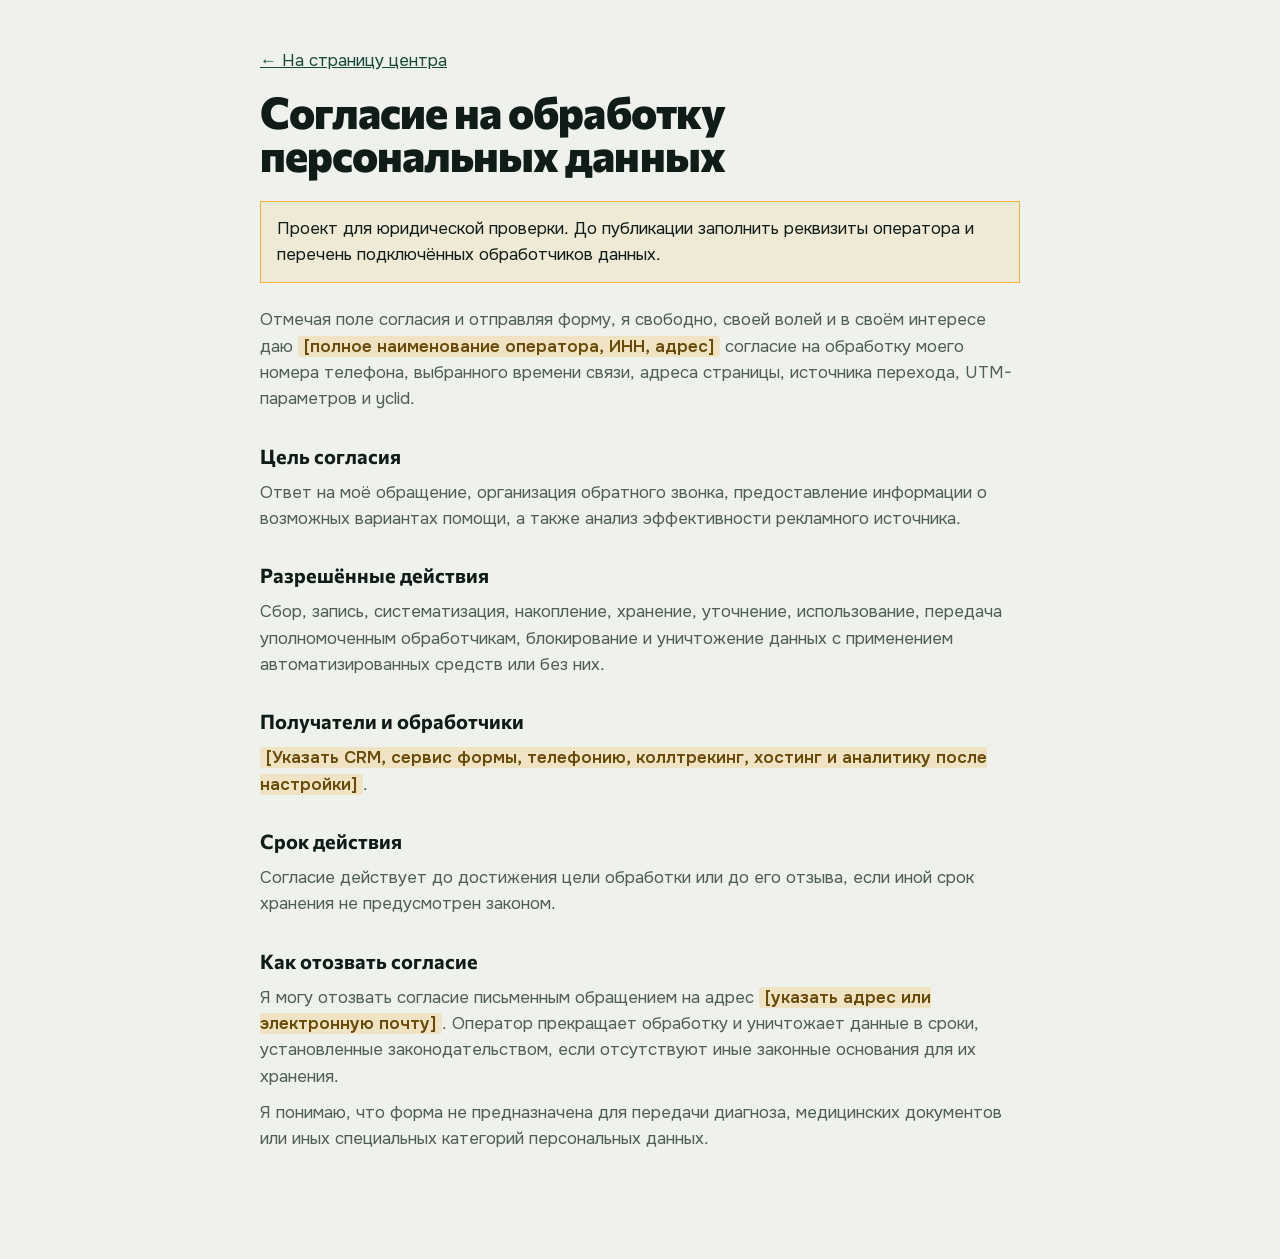
<file: consent.html>
<!doctype html>
<html lang="ru">
<head>
  <meta charset="utf-8">
  <meta name="viewport" content="width=device-width, initial-scale=1">
  <meta name="robots" content="noindex, nofollow">
  <title>Согласие на обработку персональных данных | ОСНОВА</title>
  <link rel="stylesheet" href="https://fonts.googleapis.com/css2?family=Commissioner:wght@700;800&display=swap">
  <link rel="stylesheet" href="styles.css?v=1">
  <style>
    .legal { background: var(--ground); min-height: 100vh; padding: 48px 0 96px; }
    .legal .shell { max-width: 760px; }
    .legal h1 { font-size: clamp(30px, 4vw, 44px); margin: 16px 0 24px; }
    .legal h2 { font-family: var(--f-display); font-size: 20px; margin: 28px 0 8px; }
    .legal p { color: var(--ink-2); margin-bottom: 10px; }
    .legal .draft { border: 1px solid var(--signal); background: rgba(242, 177, 52, 0.12); padding: 14px 16px; margin-bottom: 24px; color: var(--ink); }
    .legal a { color: var(--forest); }
  </style>
</head>
<body class="legal">
  <div class="shell">
    <a href="index.html">← На страницу центра</a>
    <h1 class="display">Согласие на обработку персональных данных</h1>
    <p class="draft">Проект для юридической проверки. До публикации заполнить реквизиты оператора и перечень подключённых обработчиков данных.</p>
    <p>Отмечая поле согласия и отправляя форму, я свободно, своей волей и в своём интересе даю <span class="placeholder">[полное наименование оператора, ИНН, адрес]</span> согласие на обработку моего номера телефона, выбранного времени связи, адреса страницы, источника перехода, UTM-параметров и yclid.</p>
    <h2>Цель согласия</h2>
    <p>Ответ на моё обращение, организация обратного звонка, предоставление информации о возможных вариантах помощи, а также анализ эффективности рекламного источника.</p>
    <h2>Разрешённые действия</h2>
    <p>Сбор, запись, систематизация, накопление, хранение, уточнение, использование, передача уполномоченным обработчикам, блокирование и уничтожение данных с применением автоматизированных средств или без них.</p>
    <h2>Получатели и обработчики</h2>
    <p><span class="placeholder">[Указать CRM, сервис формы, телефонию, коллтрекинг, хостинг и аналитику после настройки]</span>.</p>
    <h2>Срок действия</h2>
    <p>Согласие действует до достижения цели обработки или до его отзыва, если иной срок хранения не предусмотрен законом.</p>
    <h2>Как отозвать согласие</h2>
    <p>Я могу отозвать согласие письменным обращением на адрес <span class="placeholder">[указать адрес или электронную почту]</span>. Оператор прекращает обработку и уничтожает данные в сроки, установленные законодательством, если отсутствуют иные законные основания для их хранения.</p>
    <p>Я понимаю, что форма не предназначена для передачи диагноза, медицинских документов или иных специальных категорий персональных данных.</p>
  </div>
</body>
</html>
</file>
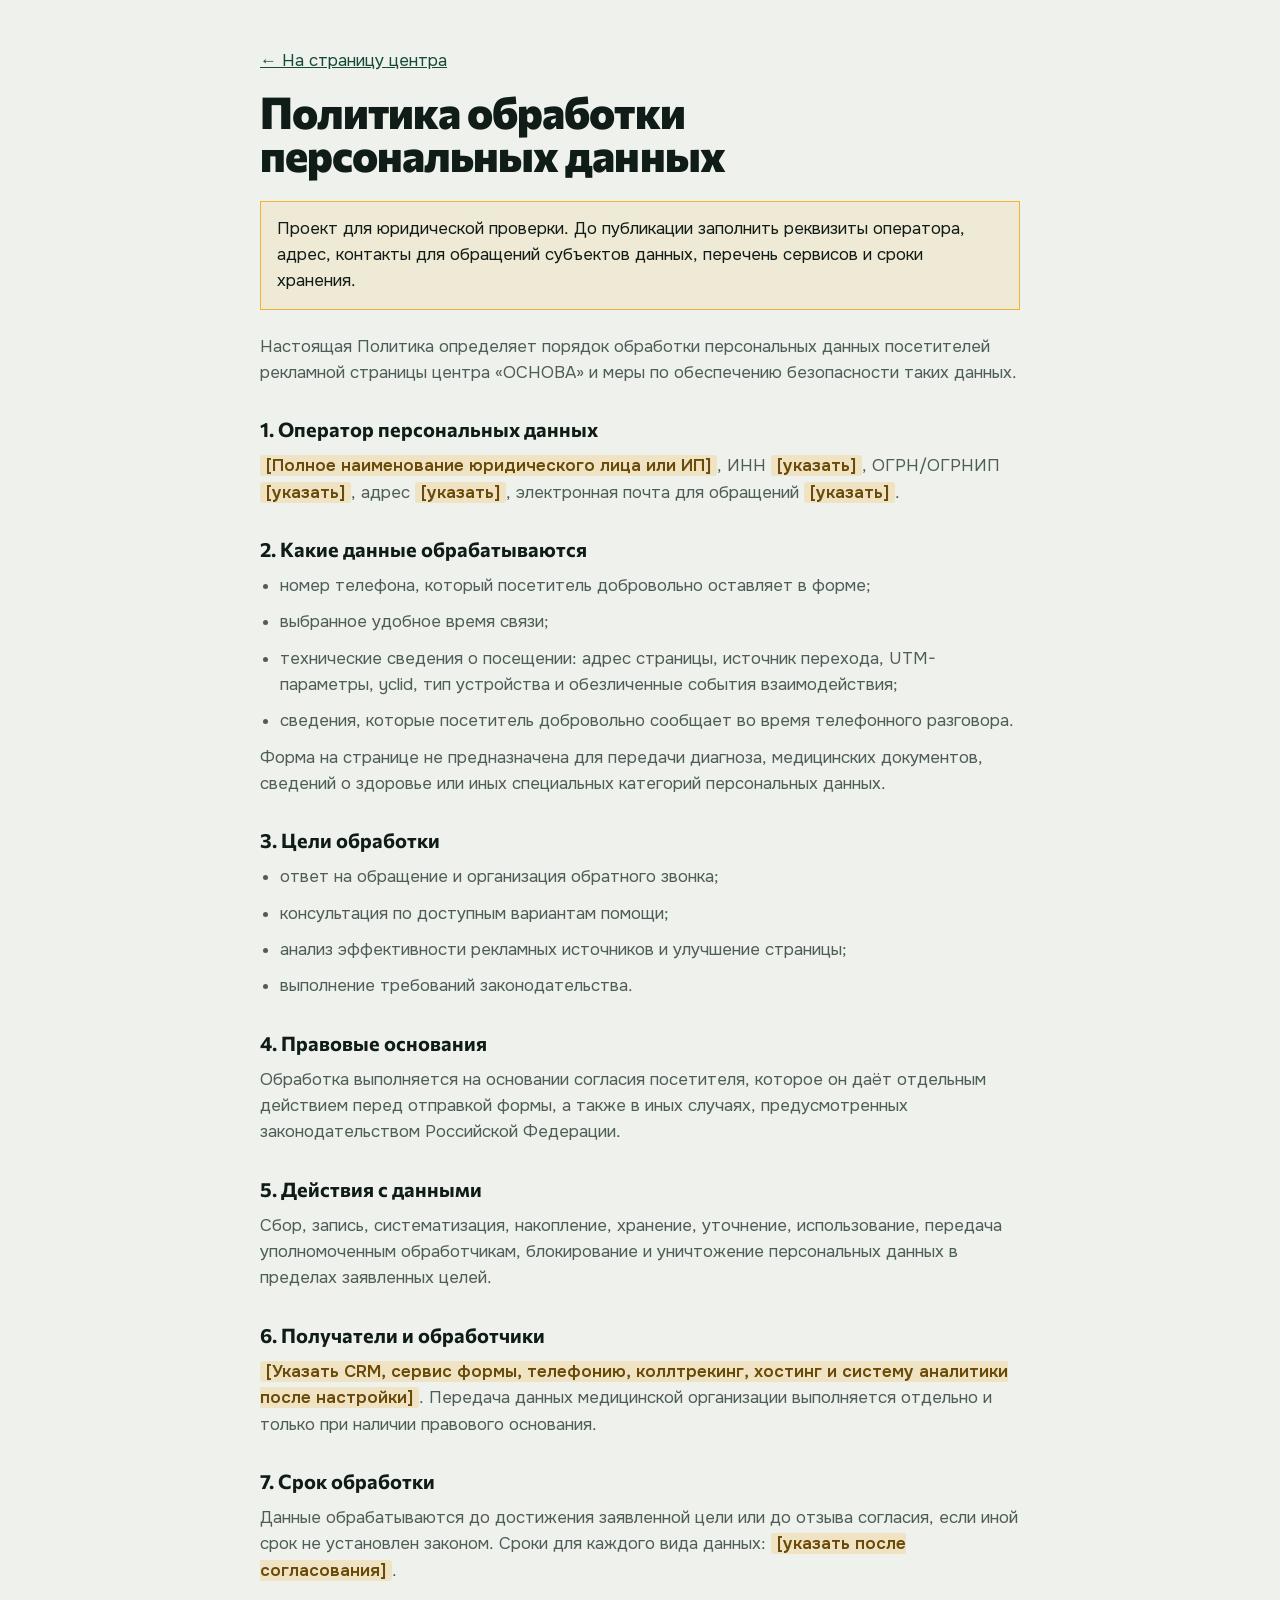
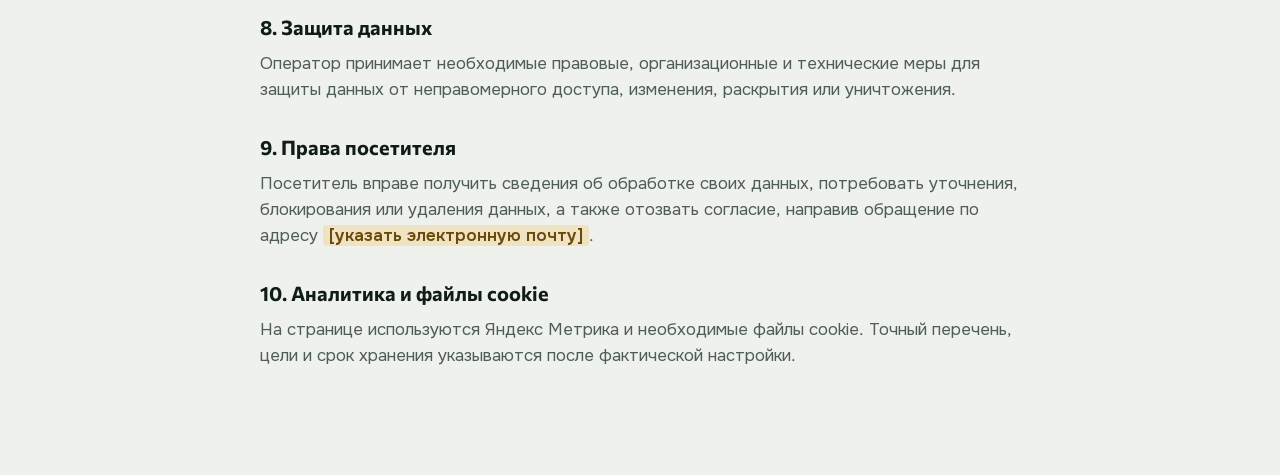
<file: privacy.html>
<!doctype html>
<html lang="ru">
<head>
  <meta charset="utf-8">
  <meta name="viewport" content="width=device-width, initial-scale=1">
  <meta name="robots" content="noindex, nofollow">
  <title>Политика обработки персональных данных | ОСНОВА</title>
  <link rel="stylesheet" href="https://fonts.googleapis.com/css2?family=Commissioner:wght@700;800&display=swap">
  <link rel="stylesheet" href="styles.css?v=1">
  <style>
    .legal { background: var(--ground); min-height: 100vh; padding: 48px 0 96px; }
    .legal .shell { max-width: 760px; }
    .legal h1 { font-size: clamp(30px, 4vw, 44px); margin: 16px 0 24px; }
    .legal h2 { font-family: var(--f-display); font-size: 20px; margin: 28px 0 8px; }
    .legal p, .legal li { color: var(--ink-2); margin-bottom: 10px; }
    .legal ul { padding-left: 20px; list-style: disc; }
    .legal .draft { border: 1px solid var(--signal); background: rgba(242, 177, 52, 0.12); padding: 14px 16px; margin-bottom: 24px; color: var(--ink); }
    .legal a { color: var(--forest); }
  </style>
</head>
<body class="legal">
  <div class="shell">
    <a href="index.html">← На страницу центра</a>
    <h1 class="display">Политика обработки персональных данных</h1>
    <p class="draft">Проект для юридической проверки. До публикации заполнить реквизиты оператора, адрес, контакты для обращений субъектов данных, перечень сервисов и сроки хранения.</p>
    <p>Настоящая Политика определяет порядок обработки персональных данных посетителей рекламной страницы центра «ОСНОВА» и меры по обеспечению безопасности таких данных.</p>
    <h2>1. Оператор персональных данных</h2>
    <p><span class="placeholder">[Полное наименование юридического лица или ИП]</span>, ИНН <span class="placeholder">[указать]</span>, ОГРН/ОГРНИП <span class="placeholder">[указать]</span>, адрес <span class="placeholder">[указать]</span>, электронная почта для обращений <span class="placeholder">[указать]</span>.</p>
    <h2>2. Какие данные обрабатываются</h2>
    <ul>
      <li>номер телефона, который посетитель добровольно оставляет в форме;</li>
      <li>выбранное удобное время связи;</li>
      <li>технические сведения о посещении: адрес страницы, источник перехода, UTM-параметры, yclid, тип устройства и обезличенные события взаимодействия;</li>
      <li>сведения, которые посетитель добровольно сообщает во время телефонного разговора.</li>
    </ul>
    <p>Форма на странице не предназначена для передачи диагноза, медицинских документов, сведений о здоровье или иных специальных категорий персональных данных.</p>
    <h2>3. Цели обработки</h2>
    <ul>
      <li>ответ на обращение и организация обратного звонка;</li>
      <li>консультация по доступным вариантам помощи;</li>
      <li>анализ эффективности рекламных источников и улучшение страницы;</li>
      <li>выполнение требований законодательства.</li>
    </ul>
    <h2>4. Правовые основания</h2>
    <p>Обработка выполняется на основании согласия посетителя, которое он даёт отдельным действием перед отправкой формы, а также в иных случаях, предусмотренных законодательством Российской Федерации.</p>
    <h2>5. Действия с данными</h2>
    <p>Сбор, запись, систематизация, накопление, хранение, уточнение, использование, передача уполномоченным обработчикам, блокирование и уничтожение персональных данных в пределах заявленных целей.</p>
    <h2>6. Получатели и обработчики</h2>
    <p><span class="placeholder">[Указать CRM, сервис формы, телефонию, коллтрекинг, хостинг и систему аналитики после настройки]</span>. Передача данных медицинской организации выполняется отдельно и только при наличии правового основания.</p>
    <h2>7. Срок обработки</h2>
    <p>Данные обрабатываются до достижения заявленной цели или до отзыва согласия, если иной срок не установлен законом. Сроки для каждого вида данных: <span class="placeholder">[указать после согласования]</span>.</p>
    <h2>8. Защита данных</h2>
    <p>Оператор принимает необходимые правовые, организационные и технические меры для защиты данных от неправомерного доступа, изменения, раскрытия или уничтожения.</p>
    <h2>9. Права посетителя</h2>
    <p>Посетитель вправе получить сведения об обработке своих данных, потребовать уточнения, блокирования или удаления данных, а также отозвать согласие, направив обращение по адресу <span class="placeholder">[указать электронную почту]</span>.</p>
    <h2>10. Аналитика и файлы cookie</h2>
    <p>На странице используются Яндекс Метрика и необходимые файлы cookie. Точный перечень, цели и срок хранения указываются после фактической настройки.</p>
  </div>
</body>
</html>
</file>
<file: styles.css>
/* ОСНОВА — рекламная посадочная. Токены */
@font-face { font-family: "Onest"; src: url("assets/fonts/onest-cyrillic.woff2") format("woff2"); font-weight: 100 900; font-display: swap; unicode-range: U+0400-045F, U+0490-0491, U+04B0-04B1, U+2116; }
@font-face { font-family: "Onest"; src: url("assets/fonts/onest-latin.woff2") format("woff2"); font-weight: 100 900; font-display: swap; unicode-range: U+0000-00FF, U+0131, U+0152-0153, U+02BB-02BC, U+02C6, U+02DA, U+02DC, U+2000-206F, U+2074, U+20AC, U+2122, U+2191, U+2193, U+2212, U+2215, U+FEFF, U+FFFD; }

:root {
  --ground: #eef1ec;
  --ground-2: #e2e8e0;
  --card: #f7f8f5;
  --deep: #0b1712;
  --deep-2: #12231b;
  --forest: #164a38;
  --forest-2: #1f6a4d;
  --leaf: #2f9e44;
  --signal: #f2b134;
  --signal-2: #ffc95a;
  --ink: #101c17;
  --ink-2: #4f5d57;
  --ink-3: #7d8a84;
  --line: rgba(16, 28, 23, 0.14);
  --line-strong: rgba(16, 28, 23, 0.32);
  --on-deep: #eef1ec;
  --on-deep-2: rgba(238, 241, 236, 0.72);
  --on-deep-line: rgba(238, 241, 236, 0.18);
  --danger: #c2473a;
  --f-display: "Commissioner", "Onest", "Arial Narrow", Arial, sans-serif;
  --f-body: "Onest", "Segoe UI", Arial, sans-serif;
  --shell: min(1200px, calc(100vw - 40px));
  --header-h: 72px;
  --r-media: 6px;
  --ease-out: cubic-bezier(0.22, 1, 0.36, 1);
  --dur: 640ms;
}

* { box-sizing: border-box; }
html { scroll-behavior: smooth; -webkit-text-size-adjust: 100%; }
body {
  margin: 0;
  background: var(--ground);
  color: var(--ink);
  font: 400 17px/1.55 var(--f-body);
  font-variant-numeric: tabular-nums;
  overflow-x: hidden;
}
img { display: block; max-width: 100%; height: auto; }
a { color: inherit; }
button { font: inherit; color: inherit; }
h1, h2, h3, h4 { margin: 0; text-wrap: balance; }
p { margin: 0; }
ul, ol { margin: 0; padding: 0; list-style: none; }
.shell { width: var(--shell); margin-inline: auto; }
.display { font-family: var(--f-display); font-weight: 800; letter-spacing: -0.022em; line-height: 0.98; }
h2.display { font-size: clamp(32px, 4.4vw, 56px); }
h2.display span { color: var(--ink-2); font-weight: 700; }
h3 { font-family: var(--f-display); font-weight: 700; letter-spacing: -0.01em; line-height: 1.12; font-size: 21px; }
.eyebrow { font-size: 12px; letter-spacing: 0.14em; text-transform: uppercase; font-weight: 600; color: var(--forest); margin-bottom: 18px; }
.eyebrow-light { color: var(--signal); }
.placeholder { background: rgba(242, 177, 52, 0.22); color: #6a4a08; border-radius: 3px; padding: 0 6px; font-weight: 600; }
.skip-link { position: absolute; left: -999px; top: 8px; background: var(--signal); color: var(--ink); padding: 8px 12px; z-index: 100; }
.skip-link:focus { left: 8px; }
:focus-visible { outline: 3px solid var(--signal); outline-offset: 3px; }
[id] { scroll-margin-top: calc(var(--header-h) + 16px); }

/* Кнопки */
.button {
  display: inline-flex; align-items: center; justify-content: center; gap: 10px;
  min-height: 56px; padding: 0 28px; border-radius: 999px; border: 1.5px solid transparent;
  font-weight: 600; font-size: 16px; text-decoration: none; cursor: pointer; white-space: nowrap;
  transition: transform 220ms var(--ease-out), background 180ms ease, color 180ms ease, border-color 180ms ease;
}
.button:hover { transform: translateY(-1px); }
.button:active { transform: translateY(0); }
.button-signal { background: var(--signal); color: var(--ink); }
.button-signal:hover { background: var(--signal-2); }
.button-ghost { background: transparent; color: var(--on-deep); border-color: var(--on-deep-line); }
.button-ghost:hover { border-color: var(--on-deep); }

/* Шапка */
.site-header {
  position: sticky; top: 0; z-index: 40; height: var(--header-h);
  color: var(--on-deep); background: transparent;
  transition: background 220ms ease, box-shadow 220ms ease, color 220ms ease;
}
.site-header.is-scrolled { background: rgba(11, 23, 18, 0.92); backdrop-filter: blur(10px); box-shadow: 0 1px 0 var(--on-deep-line); }
.header-inner { height: 100%; display: flex; align-items: center; justify-content: space-between; gap: 24px; }
.wordmark { display: inline-flex; align-items: center; gap: 12px; text-decoration: none; color: inherit; }
.mark { color: var(--leaf); flex: none; }
.wordmark-text { font-family: var(--f-display); font-weight: 900; font-size: 20px; letter-spacing: 0.08em; line-height: 1; display: flex; flex-direction: column; gap: 4px; }
.wordmark-text small { font-family: var(--f-body); font-weight: 400; font-size: 11px; letter-spacing: 0.04em; color: var(--on-deep-2); text-transform: none; }
.header-contact { display: flex; align-items: center; gap: 18px; }
.header-note { font-size: 13px; color: var(--on-deep-2); }
.phone-link { text-decoration: none; font-weight: 600; }
.phone-link-header { font-family: var(--f-display); font-size: 18px; letter-spacing: 0.01em; }

/* Hero */
.hero { position: relative; color: var(--on-deep); background: var(--deep); margin-top: calc(-1 * var(--header-h)); padding: calc(var(--header-h) + 64px) 0 56px; overflow: hidden; isolation: isolate; }
.hero-media { position: absolute; inset: 0; z-index: -1; }
.hero-media img { width: 100%; height: 100%; object-fit: cover; object-position: 62% center; opacity: 0.5; transform: scale(1.04); filter: saturate(0.7) contrast(1.05); animation: hero-settle 2.4s var(--ease-out) both; }
.hero-media::after {
  content: ""; position: absolute; inset: 0;
  background:
    linear-gradient(90deg, rgba(11, 23, 18, 0.96) 0%, rgba(11, 23, 18, 0.86) 40%, rgba(11, 23, 18, 0.42) 74%, rgba(11, 23, 18, 0.28) 100%),
    linear-gradient(0deg, rgba(11, 23, 18, 0.9), transparent 45%);
}
.hero-media::before {
  content: ""; position: absolute; inset: 0; z-index: 1; pointer-events: none; opacity: 0.35; mix-blend-mode: soft-light;
  background-image: radial-gradient(rgba(255, 255, 255, 0.12) 0.6px, transparent 0.7px); background-size: 3px 3px;
}
.hero-grid { display: grid; grid-template-columns: minmax(0, 1.4fr) minmax(300px, 0.7fr); gap: clamp(32px, 5vw, 80px); align-items: end; }
.hero-copy > * { animation: rise 900ms var(--ease-out) both; }
.hero-copy > *:nth-child(1) { animation-delay: 80ms; }
.hero-copy > *:nth-child(2) { animation-delay: 160ms; }
.hero-copy > *:nth-child(3) { animation-delay: 300ms; }
.hero-copy > *:nth-child(4) { animation-delay: 420ms; }
.hero-copy > *:nth-child(5) { animation-delay: 500ms; }
.hero-copy > *:nth-child(6) { animation-delay: 580ms; }
.hero h1 { font-size: clamp(42px, 7.4vw, 92px); max-width: 12ch; }
.hero-lead { margin-top: 26px; max-width: 54ch; font-size: clamp(17px, 1.5vw, 20px); color: var(--on-deep-2); }
.hero-actions { margin-top: 34px; display: flex; flex-wrap: wrap; gap: 12px; }
.hero-phone { display: inline-block; margin-top: 22px; font-family: var(--f-display); font-weight: 800; font-size: clamp(24px, 3vw, 34px); letter-spacing: -0.01em; text-decoration: none; }
.hero-trust { margin-top: 30px; display: flex; flex-wrap: wrap; gap: 8px 22px; font-size: 14px; color: var(--on-deep-2); }
.hero-trust li { display: flex; align-items: center; gap: 8px; }
.hero-trust li::before { content: ""; width: 6px; height: 6px; border-radius: 50%; background: var(--leaf); }
.hero-side { display: flex; flex-direction: column; gap: 14px; animation: rise 900ms var(--ease-out) 640ms both; }
.hero-emergency, .hero-facts { border: 1px solid var(--on-deep-line); padding: 20px 22px; background: rgba(11, 23, 18, 0.55); backdrop-filter: blur(6px); margin: 0; }
.hero-emergency-label { font-size: 12px; letter-spacing: 0.12em; text-transform: uppercase; font-weight: 600; margin-bottom: 10px; color: #ff8a7a; }
.hero-emergency p:last-child { color: var(--on-deep-2); font-size: 14.5px; line-height: 1.5; }
.hero-emergency a { color: var(--on-deep); font-weight: 700; }
.hero-facts { display: grid; grid-template-columns: 1fr 1fr; gap: 18px 20px; }
.hero-facts div { display: flex; flex-direction: column; gap: 4px; }
.hero-facts dt { font-family: var(--f-display); font-weight: 800; font-size: 28px; letter-spacing: -0.02em; line-height: 1; color: var(--signal); }
.hero-facts dd { margin: 0; color: var(--on-deep-2); font-size: 13.5px; line-height: 1.4; }
.hero-scroll { display: inline-flex; align-items: center; gap: 10px; margin: 52px auto 0; width: var(--shell); font-size: 13px; color: var(--on-deep-2); text-decoration: none; animation: rise 900ms var(--ease-out) 760ms both; }
.hero-scroll svg { animation: nudge 1.8s ease-in-out infinite; }

/* Секции */
.section { padding: clamp(80px, 10vw, 150px) 0; }
.section-heading { max-width: 60ch; margin-bottom: clamp(40px, 5vw, 64px); }
.section-heading.narrow { max-width: 46ch; }
.section-heading p:not(.eyebrow) { margin-top: 18px; color: var(--ink-2); font-size: 18px; }

/* Почему выбирают */
.proof { background: var(--ground); border-top: 1px solid var(--line); }
.proof-grid { display: grid; grid-template-columns: repeat(4, minmax(0, 1fr)); gap: 0; border-top: 1px solid var(--line-strong); border-left: 1px solid var(--line-strong); }
.proof-grid li { padding: 28px 26px 32px; border-right: 1px solid var(--line-strong); border-bottom: 1px solid var(--line-strong); display: flex; flex-direction: column; gap: 14px; }
.proof-icon { width: 44px; height: 44px; display: grid; place-items: center; color: var(--forest); background: var(--ground-2); border-radius: 50%; }
.proof-grid h3 { font-size: 20px; }
.proof-grid p { color: var(--ink-2); font-size: 15.5px; }

/* Ситуации */
.situations { background: var(--card); border-top: 1px solid var(--line); }
.situations-layout { display: grid; grid-template-columns: minmax(0, 0.62fr) minmax(320px, 0.38fr); gap: clamp(32px, 5vw, 72px); align-items: stretch; }
.situation-list { border-top: 1px solid var(--line-strong); }
.situation-row { position: relative; display: grid; grid-template-columns: 112px minmax(0, 1fr); gap: 6px 22px; width: 100%; min-height: 128px; padding: 26px 56px 26px 0; border: 0; border-bottom: 1px solid var(--line); background: transparent; text-align: left; cursor: pointer; transition: background 160ms ease, padding 200ms var(--ease-out); }
.situation-row:hover, .situation-row.is-active { background: var(--ground-2); padding-left: 20px; }
.situation-row::after { content: ""; position: absolute; right: 18px; top: 50%; width: 22px; height: 22px; transform: translateY(-50%); border: 1.5px solid var(--line-strong); border-radius: 50%; transition: background 160ms ease, border-color 160ms ease; }
.situation-row.is-active::after { background: var(--forest); border-color: var(--forest); }
.situation-kicker { grid-row: span 2; align-self: start; font-size: 12px; letter-spacing: 0.12em; text-transform: uppercase; font-weight: 600; color: var(--forest); padding-top: 6px; }
.situation-row strong { font-family: var(--f-display); font-weight: 700; font-size: 21px; letter-spacing: -0.01em; line-height: 1.15; }
.situation-copy { color: var(--ink-2); font-size: 15.5px; }
.situations-visual { position: relative; min-height: 560px; overflow: hidden; background: var(--deep); border-radius: var(--r-media); isolation: isolate; }
.situations-visual::after { content: ""; position: absolute; inset: 0; z-index: 1; background: linear-gradient(180deg, transparent 30%, rgba(11, 23, 18, 0.3) 55%, rgba(11, 23, 18, 0.94) 100%); }
.situation-image { position: absolute; inset: 0; width: 100%; height: 100%; object-fit: cover; opacity: 0; transform: scale(1.04); transition: opacity 480ms ease, transform 1100ms var(--ease-out); }
.situation-image.is-active { opacity: 1; transform: scale(1); z-index: 0; }
.situation-visual-content { position: absolute; z-index: 2; left: 28px; right: 28px; bottom: 30px; color: var(--on-deep); display: flex; flex-direction: column; gap: 14px; align-items: flex-start; }
.situation-visual-kicker { font-size: 12px; letter-spacing: 0.12em; text-transform: uppercase; color: var(--signal); font-weight: 600; }
.situation-visual-content h3 { font-size: clamp(24px, 2.4vw, 32px); font-weight: 800; }

/* Условия */
.conditions { background: var(--deep); color: var(--on-deep); }
.conditions h2.display span { color: var(--on-deep-2); }
.conditions-heading { display: grid; grid-template-columns: minmax(0, 1fr) minmax(0, 0.7fr); gap: 32px; align-items: end; margin-bottom: clamp(36px, 5vw, 56px); }
.conditions-heading p:not(.eyebrow) { color: var(--on-deep-2); font-size: 17px; max-width: 46ch; }
.conditions-grid { display: grid; grid-template-columns: repeat(3, minmax(0, 1fr)); grid-auto-rows: 250px; gap: 10px; }
.cond-photo { margin: 0; position: relative; overflow: hidden; border-radius: var(--r-media); background: var(--deep-2); }
.cond-photo img { width: 100%; height: 100%; object-fit: cover; transition: transform 1.2s var(--ease-out); }
.cond-photo:hover img { transform: scale(1.04); }
.cond-photo figcaption { position: absolute; left: 12px; bottom: 10px; font-size: 12px; letter-spacing: 0.06em; text-transform: uppercase; background: rgba(11, 23, 18, 0.72); padding: 5px 9px; border-radius: 3px; }
.cond-photo-large { grid-column: span 2; grid-row: span 2; }
.cond-photo-court img { object-position: center 40%; }
.conditions-facts { margin-top: clamp(36px, 5vw, 56px); display: grid; grid-template-columns: repeat(3, minmax(0, 1fr)); gap: 0; border-top: 1px solid var(--on-deep-line); }
.conditions-facts li { padding: 22px 20px 22px 0; border-bottom: 1px solid var(--on-deep-line); display: flex; flex-direction: column; gap: 4px; }
.conditions-facts strong { font-family: var(--f-display); font-weight: 800; font-size: 24px; letter-spacing: -0.015em; }
.conditions-facts span { color: var(--on-deep-2); font-size: 15px; }

/* Команда */
.team { background: var(--card); border-top: 1px solid var(--line); }
.team-grid { display: grid; grid-template-columns: repeat(3, minmax(0, 1fr)); gap: 14px; }
.team-card { padding: 26px; border: 1px solid var(--line-strong); background: var(--ground); display: flex; flex-direction: column; gap: 8px; }
.team-photo { width: 92px; height: 92px; border-radius: 50%; object-fit: cover; object-position: center top; margin-bottom: 8px; }
.team-avatar { width: 56px; height: 56px; border-radius: 50%; background: var(--forest); color: var(--on-deep); display: grid; place-items: center; font-family: var(--f-display); font-weight: 800; font-size: 18px; letter-spacing: 0.04em; margin-bottom: 8px; }
.team-card h3 { font-size: 20px; }
.team-role { color: var(--ink); font-size: 15.5px; }
.team-meta { color: var(--ink-2); font-size: 14px; margin-top: auto; padding-top: 10px; border-top: 1px solid var(--line); }
.team-card-note { background: var(--forest); color: var(--on-deep); border-color: var(--forest); justify-content: center; }
.docs-open { display: flex; flex-direction: column; gap: 8px; text-align: left; width: 100%; height: 100%; padding: 0; border: 0; background: transparent; color: inherit; cursor: pointer; }
.docs-open strong { font-family: var(--f-display); font-weight: 800; font-size: 28px; color: var(--signal); }
.docs-open > span { font-size: 15.5px; color: var(--on-deep-2); }
.docs-open-cta { margin-top: auto; padding-top: 12px; display: inline-flex; align-items: center; gap: 8px; font-weight: 600; color: var(--on-deep) !important; font-size: 15px !important; }
.docs-open-cta svg { transition: transform 200ms var(--ease-out); }
.docs-open:hover .docs-open-cta svg { transform: translateX(4px); }

/* Медицинский партнёр */
.partner { background: var(--ground); border-top: 1px solid var(--line); }
.partner h2.display span { color: var(--ink-2); }
.partner-grid { display: grid; grid-template-columns: minmax(0, 1fr) minmax(320px, 0.9fr); gap: clamp(32px, 6vw, 96px); align-items: start; }
.partner-intro p:not(.eyebrow) { margin-top: 18px; color: var(--ink-2); font-size: 18px; max-width: 46ch; }
.partner-intro .button { margin-top: 28px; }
.partner-card { border: 1px solid var(--forest); background: var(--forest); color: var(--on-deep); padding: 30px; }
.partner-name { font-family: var(--f-display); font-weight: 800; font-size: 28px; letter-spacing: -0.015em; }
.partner-license { margin-top: 8px; font-size: 13.5px; color: var(--on-deep-2); }
.partner-services { margin-top: 22px; border-top: 1px solid var(--on-deep-line); }
.partner-services li { padding: 12px 0; border-bottom: 1px solid var(--on-deep-line); display: flex; gap: 12px; align-items: baseline; }
.partner-services li::before { content: ""; flex: none; width: 8px; height: 8px; background: var(--signal); transform: translateY(-1px); }
.partner-note { margin-top: 16px; font-size: 13.5px; color: var(--on-deep-2); }

/* Документы */
.docs-dialog { width: min(1100px, calc(100vw - 24px)); max-height: calc(100vh - 24px); border: 0; border-radius: var(--r-media); padding: 0; background: var(--ground); color: var(--ink); box-shadow: 0 30px 80px rgba(0, 0, 0, 0.4); }
.docs-dialog::backdrop { background: rgba(11, 23, 18, 0.78); backdrop-filter: blur(4px); }
.docs-dialog[open] { animation: dialog-in 320ms var(--ease-out); }
.docs-head { display: flex; justify-content: space-between; gap: 24px; align-items: flex-start; padding: 32px 32px 20px; border-bottom: 1px solid var(--line); position: sticky; top: 0; background: var(--ground); z-index: 2; }
.docs-head h2 { font-size: 28px; }
.docs-head p:not(.eyebrow) { margin-top: 8px; color: var(--ink-2); font-size: 15px; max-width: 60ch; }
.docs-head .eyebrow { margin-bottom: 8px; }
.docs-close { flex: none; width: 44px; height: 44px; border: 1px solid var(--line-strong); background: var(--card); border-radius: 50%; cursor: pointer; display: grid; place-items: center; }
.docs-close:hover { background: var(--ground-2); }
.docs-grid { display: grid; grid-template-columns: repeat(auto-fill, minmax(180px, 1fr)); gap: 14px; padding: 24px 32px 32px; }
.docs-thumb { display: flex; flex-direction: column; gap: 8px; padding: 0; border: 0; background: transparent; text-align: left; cursor: pointer; color: inherit; }
.docs-thumb img { width: 100%; aspect-ratio: 3 / 4; object-fit: cover; object-position: top; border: 1px solid var(--line-strong); background: #fff; transition: transform 240ms var(--ease-out), box-shadow 240ms ease; }
.docs-thumb:hover img { transform: translateY(-3px); box-shadow: 0 14px 30px rgba(16, 28, 23, 0.18); }
.docs-thumb span { font-size: 13px; color: var(--ink-2); line-height: 1.35; }
.docs-thumb em { display: block; font-style: normal; font-size: 11px; letter-spacing: 0.1em; text-transform: uppercase; color: var(--forest); font-weight: 600; margin-bottom: 2px; }
.docs-view { position: relative; padding: 24px 72px 32px; display: grid; gap: 14px; justify-items: center; }
.docs-view figure { margin: 0; display: grid; gap: 10px; justify-items: center; width: 100%; }
.docs-view img { max-height: calc(100vh - 240px); max-width: 100%; width: auto; border: 1px solid var(--line-strong); background: #fff; }
.docs-view figcaption { font-size: 14px; color: var(--ink-2); }
.docs-nav { position: absolute; top: 50%; transform: translateY(-50%); width: 48px; height: 48px; border-radius: 50%; border: 1px solid var(--line-strong); background: var(--card); cursor: pointer; display: grid; place-items: center; }
.docs-nav:hover { background: var(--ground-2); }
.docs-prev { left: 16px; }
.docs-next { right: 16px; }
.docs-back { border: 0; background: transparent; color: var(--forest); font-weight: 600; cursor: pointer; padding: 8px 12px; }

/* Программа и стоимость */
.program { background: var(--card); border-top: 1px solid var(--line); }
.program-grid { display: grid; grid-template-columns: minmax(0, 1fr) minmax(340px, 0.95fr); gap: clamp(32px, 6vw, 96px); align-items: start; }
.program-intro p:not(.eyebrow) { margin-top: 18px; color: var(--ink-2); font-size: 18px; max-width: 42ch; }
.program-card { border: 1px solid var(--line-strong); padding: 32px; background: var(--ground); }
.program-price { font-family: var(--f-display); font-weight: 800; font-size: clamp(38px, 4vw, 54px); letter-spacing: -0.02em; line-height: 1; }
.program-price small { font-family: var(--f-body); font-weight: 500; font-size: 15px; letter-spacing: 0; color: var(--ink-2); }
.program-free { margin-top: 10px; color: var(--ink-2); font-size: 15px; }
.program-stages { margin-top: 24px; border-top: 1px solid var(--line-strong); }
.program-stages li { display: grid; grid-template-columns: 36px 1fr; gap: 14px; align-items: center; padding: 14px 0; border-bottom: 1px solid var(--line); }
.program-stages span { font-family: var(--f-display); font-weight: 800; font-size: 22px; color: var(--forest); }
.program-stages strong { display: block; font-family: var(--f-display); font-weight: 700; font-size: 18px; }
.program-stages em { font-style: normal; color: var(--ink-2); font-size: 14px; }
.program-list { margin-top: 20px; }
.program-list li { padding: 8px 0; display: flex; gap: 12px; align-items: baseline; color: var(--ink); font-size: 15.5px; }
.program-list li::before { content: ""; flex: none; width: 8px; height: 8px; background: var(--leaf); transform: translateY(-1px); }
.program-list-key { font-weight: 600; }
.program-list-key::before { background: var(--signal) !important; }
.program-quote { margin: 26px 0 0; padding: 20px 22px; border-left: 3px solid var(--signal); background: var(--ground); }
.program-quote p { font-family: var(--f-display); font-weight: 700; font-size: 19px; line-height: 1.3; letter-spacing: -0.01em; color: var(--ink); max-width: 40ch; }

/* Контакты и карта */
.contacts { background: var(--ground); border-top: 1px solid var(--line); }
.contacts-grid { display: grid; grid-template-columns: minmax(0, 0.9fr) minmax(320px, 1.1fr); gap: clamp(32px, 6vw, 80px); align-items: stretch; }
.contacts-list { margin: 28px 0 0; display: grid; gap: 0; border-top: 1px solid var(--line-strong); }
.contacts-list div { display: grid; grid-template-columns: 150px 1fr; gap: 16px; padding: 16px 0; border-bottom: 1px solid var(--line); }
.contacts-list dt { font-size: 12px; letter-spacing: 0.1em; text-transform: uppercase; font-weight: 600; color: var(--ink-3); padding-top: 4px; }
.contacts-list dd { margin: 0; font-size: 16px; }
.contacts-list dd a { font-family: var(--f-display); font-weight: 800; font-size: 22px; text-decoration: none; }
.contacts-list small { color: var(--ink-2); font-size: 14px; }
.contacts-info .button { margin-top: 26px; }
.contacts-map { display: flex; flex-direction: column; gap: 10px; }
.map-frame { position: relative; flex: 1; min-height: 420px; border-radius: var(--r-media); overflow: hidden; background: var(--ground-2); border: 1px solid var(--line-strong); }
.map-frame iframe { position: absolute; inset: 0; width: 100%; height: 100%; border: 0; filter: saturate(0.75); }
.map-placeholder { position: absolute; inset: 0; display: grid; place-items: center; color: var(--ink-3); font-size: 14px; letter-spacing: 0.08em; text-transform: uppercase; background-image: linear-gradient(var(--line) 1px, transparent 1px), linear-gradient(90deg, var(--line) 1px, transparent 1px); background-size: 40px 40px; }
.map-note { font-size: 13.5px; color: var(--ink-2); }


/* После звонка */
.call-plan { background: var(--ground); }
.call-plan-grid { display: grid; grid-template-columns: minmax(0, 0.8fr) minmax(0, 1.2fr); gap: clamp(32px, 6vw, 96px); }
.call-plan-intro p:not(.eyebrow) { margin-top: 18px; color: var(--ink-2); font-size: 18px; max-width: 40ch; }
.phone-display { display: inline-flex; flex-direction: column; margin-top: 28px; font-family: var(--f-display); font-weight: 800; font-size: 30px; letter-spacing: -0.01em; text-decoration: none; }
.phone-display small { font-family: var(--f-body); font-weight: 500; font-size: 12px; letter-spacing: 0.1em; text-transform: uppercase; color: var(--ink-3); margin-bottom: 4px; }
.sla-note { font-size: 15px; }
.call-plan-steps { border-top: 1px solid var(--line-strong); }
.call-plan-steps li:not(.call-plan-note) { display: grid; grid-template-columns: 48px minmax(0, 1fr); gap: 20px; padding: 26px 0; border-bottom: 1px solid var(--line); }
.step-index { font-family: var(--f-display); font-weight: 800; font-size: 30px; color: var(--forest); line-height: 1; }
.call-plan-steps h3 { font-size: 21px; }
.call-plan-steps p { margin-top: 8px; color: var(--ink-2); max-width: 54ch; }
.call-plan-note { padding: 20px 0 0; font-size: 15px; color: var(--ink-2); }

/* FAQ */
.faq { background: var(--card); border-top: 1px solid var(--line); }
.faq-grid { display: grid; grid-template-columns: minmax(0, 0.8fr) minmax(0, 1.2fr); gap: clamp(32px, 6vw, 96px); align-items: start; }
.faq-intro p:not(.eyebrow) { margin-top: 18px; color: var(--ink-2); font-size: 18px; max-width: 36ch; }
.faq-list { border-top: 1px solid var(--line-strong); }
.faq-list details { border-bottom: 1px solid var(--line); }
.faq-list summary { list-style: none; cursor: pointer; padding: 22px 44px 22px 0; font-family: var(--f-display); font-weight: 700; font-size: 21px; letter-spacing: -0.01em; position: relative; }
.faq-list summary::-webkit-details-marker { display: none; }
.faq-list summary::after { content: ""; position: absolute; right: 8px; top: 50%; width: 12px; height: 12px; border-right: 2px solid var(--forest); border-bottom: 2px solid var(--forest); transform: translateY(-70%) rotate(45deg); transition: transform 240ms var(--ease-out); }
.faq-list details[open] summary::after { transform: translateY(-30%) rotate(225deg); }
.faq-list details p { padding: 0 0 24px; color: var(--ink-2); max-width: 60ch; }
.faq-list details a { color: var(--forest); }

/* Финальный CTA */
.final-cta { background: var(--deep); color: var(--on-deep); position: relative; overflow: hidden; }
.final-cta::before { content: ""; position: absolute; inset: 0; background: radial-gradient(60% 80% at 80% 50%, rgba(47, 158, 68, 0.18), transparent 70%); pointer-events: none; }
.final-grid { position: relative; display: grid; grid-template-columns: minmax(0, 1.1fr) minmax(320px, 0.9fr); gap: clamp(32px, 6vw, 96px); align-items: center; }
.final-copy p:not(.eyebrow) { margin-top: 18px; color: var(--on-deep-2); font-size: 18px; max-width: 40ch; }
.final-call-button { margin-top: 30px; }
.final-phone { display: flex; flex-direction: column; margin-top: 22px; font-family: var(--f-display); font-weight: 800; font-size: 30px; text-decoration: none; }
.final-phone small { font-family: var(--f-body); font-weight: 500; font-size: 12px; letter-spacing: 0.1em; text-transform: uppercase; color: var(--on-deep-2); margin-bottom: 4px; }

.callback-form { background: var(--card); color: var(--ink); padding: 32px; border-radius: var(--r-media); display: flex; flex-direction: column; gap: 8px; }
.form-heading { margin-bottom: 14px; }
.form-heading h3 { font-size: 24px; }
.form-heading p { margin-top: 8px; color: var(--ink-2); font-size: 15px; }
.callback-form label { font-size: 13px; font-weight: 600; letter-spacing: 0.04em; margin-top: 8px; }
.callback-form input[type="tel"], .callback-form select { width: 100%; min-height: 54px; padding: 0 16px; border: 1.5px solid var(--line-strong); border-radius: 4px; background: #fff; font: inherit; color: var(--ink); }
.callback-form input[type="tel"]:focus, .callback-form select:focus { border-color: var(--forest); outline: none; box-shadow: 0 0 0 3px rgba(22, 74, 56, 0.18); }
.field-error { min-height: 18px; font-size: 13px; color: var(--danger); }
.consent-row { display: flex; gap: 10px; align-items: flex-start; font-weight: 400; font-size: 14px; color: var(--ink-2); margin-top: 6px; }
.consent-row input { margin-top: 3px; width: 18px; height: 18px; accent-color: var(--forest); }
.consent-row a { color: var(--forest); }
.button-submit { margin-top: 14px; width: 100%; }
.form-status { min-height: 22px; font-size: 14px; color: var(--forest); }
.form-status.is-error { color: var(--danger); }

/* Подвал */
.site-footer { background: var(--ground-2); padding: 56px 0 64px; font-size: 14px; color: var(--ink-2); border-top: 1px solid var(--line); }
.footer-grid { display: grid; grid-template-columns: 1.1fr 1fr 1fr; gap: 40px; }
.footer-brand img { width: 200px; height: auto; mix-blend-mode: multiply; margin-bottom: 14px; }
.footer-brand p { max-width: 36ch; }
.footer-legal p { margin-bottom: 8px; }
.footer-legal a { color: var(--ink); text-decoration: none; }
.footer-links { display: flex; flex-direction: column; gap: 6px; margin-top: 14px; }
.footer-links a { color: var(--forest); }
.medical-note p { margin-bottom: 10px; }
.medical-note strong { color: var(--ink); }

/* Мобильная панель */
.mobile-callbar { position: fixed; left: 0; right: 0; bottom: 0; z-index: 45; padding: 10px 14px calc(10px + env(safe-area-inset-bottom)); background: rgba(11, 23, 18, 0.94); backdrop-filter: blur(10px); transform: translateY(110%); transition: transform 320ms var(--ease-out); display: none; }
.mobile-callbar.is-visible { transform: translateY(0); }
.mobile-callbar a { display: flex; align-items: center; justify-content: space-between; gap: 12px; min-height: 52px; padding: 0 18px; background: var(--signal); color: var(--ink); border-radius: 999px; text-decoration: none; font-weight: 600; }
.mobile-callbar strong { font-family: var(--f-display); font-weight: 800; font-size: 18px; }

/* Плавающая трубка */
.call-fab { position: fixed; right: 26px; bottom: 26px; z-index: 44; display: flex; align-items: center; gap: 12px; text-decoration: none; color: var(--ink); opacity: 0; transform: translateY(24px) scale(0.9); pointer-events: none; transition: opacity 320ms ease, transform 420ms var(--ease-out); }
.call-fab.is-visible { opacity: 1; transform: none; pointer-events: auto; }
.call-fab-btn { position: relative; z-index: 2; width: 64px; height: 64px; border-radius: 50%; background: var(--signal); color: var(--ink); display: grid; place-items: center; box-shadow: 0 14px 34px rgba(11, 23, 18, 0.35); animation: fab-nudge 7s ease-in-out infinite 3s; }
.call-fab-btn svg { animation: fab-shake 7s ease-in-out infinite 3s; }
.call-fab-ring { position: absolute; inset: 0; border-radius: 50%; border: 2px solid var(--signal); opacity: 0; pointer-events: none; animation: fab-pulse 2.6s ease-out infinite; }
.call-fab-btn svg { position: relative; z-index: 1; }
.call-fab-ring-2 { animation-delay: 1.3s; }
.call-fab-label { order: -1; padding: 10px 16px; border-radius: 999px; background: var(--deep); color: var(--on-deep); font-weight: 600; font-size: 14px; line-height: 1.15; display: flex; flex-direction: column; box-shadow: 0 10px 30px rgba(11, 23, 18, 0.3); opacity: 0; transform: translateX(8px); transition: opacity 240ms ease, transform 320ms var(--ease-out); white-space: nowrap; }
.call-fab-label small { font-weight: 400; font-size: 12px; color: var(--on-deep-2); }
.call-fab:hover .call-fab-label, .call-fab:focus-visible .call-fab-label, .call-fab.is-nudging .call-fab-label { opacity: 1; transform: none; }
.call-fab:hover .call-fab-btn { background: var(--signal-2); }
.callbar-icon { display: grid; place-items: center; width: 36px; height: 36px; border-radius: 50%; background: rgba(11, 23, 18, 0.12); flex: none; }
.callbar-icon svg { animation: fab-shake 5s ease-in-out infinite 2s; }
.mobile-callbar a { justify-content: flex-start; }
.mobile-callbar strong { margin-left: auto; }
@keyframes fab-pulse { 0% { transform: scale(1); opacity: 0.7; } 100% { transform: scale(2.1); opacity: 0; } }
@keyframes fab-nudge { 0%, 88%, 100% { transform: scale(1); } 91% { transform: scale(1.08); } 94% { transform: scale(1); } 97% { transform: scale(1.06); } }
@keyframes fab-shake { 0%, 86%, 100% { transform: rotate(0); } 88% { transform: rotate(-14deg); } 90% { transform: rotate(12deg); } 92% { transform: rotate(-10deg); } 94% { transform: rotate(8deg); } 96% { transform: rotate(-4deg); } }

/* Диалог */
.call-dialog { width: min(480px, calc(100vw - 32px)); border: 0; border-radius: var(--r-media); padding: 36px 32px 28px; background: var(--card); color: var(--ink); box-shadow: 0 30px 80px rgba(0, 0, 0, 0.35); }
.call-dialog::backdrop { background: rgba(11, 23, 18, 0.7); backdrop-filter: blur(4px); }
.call-dialog h2 { font-size: 30px; margin-bottom: 12px; }
.call-dialog p:not(.eyebrow) { color: var(--ink-2); margin-bottom: 22px; }
.call-dialog .button { width: 100%; }
.call-dialog-close { position: absolute; top: 14px; right: 14px; width: 40px; height: 40px; border: 0; background: transparent; cursor: pointer; display: grid; place-items: center; border-radius: 50%; }
.call-dialog-close:hover { background: var(--ground-2); }
.call-dialog-later { margin-top: 12px; width: 100%; border: 0; background: transparent; color: var(--ink-2); padding: 10px; cursor: pointer; }

/* Появление */
.js.js-motion [data-reveal] { opacity: 0; transform: translateY(20px); transition: opacity var(--dur) ease, transform var(--dur) var(--ease-out); }
.js.js-motion [data-reveal].is-revealed { opacity: 1; transform: none; }

.js.js-motion [data-reveal-stagger] > * { opacity: 0; transform: translateY(16px); transition: opacity 560ms ease, transform 560ms var(--ease-out); transition-delay: var(--stagger, 0ms); }
.js.js-motion [data-reveal-stagger].is-revealed > * { opacity: 1; transform: none; }
.hero-media { will-change: transform; }
@keyframes dialog-in { from { opacity: 0; transform: translateY(12px) scale(0.985); } to { opacity: 1; transform: none; } }
@keyframes rise { from { opacity: 0; transform: translateY(22px); } to { opacity: 1; transform: none; } }
@keyframes hero-settle { from { transform: scale(1.1); opacity: 0.2; } to { transform: scale(1.04); opacity: 0.5; } }
@keyframes nudge { 0%, 100% { transform: translateY(0); } 50% { transform: translateY(4px); } }

@media (prefers-reduced-motion: reduce) {
  html { scroll-behavior: auto; }
  *, *::before, *::after { animation-duration: 0.01ms !important; animation-iteration-count: 1 !important; transition-duration: 0.01ms !important; }
  .js.js-motion [data-reveal] { opacity: 1; transform: none; }
  .js.js-motion [data-reveal-stagger] > * { opacity: 1; transform: none; }
  .call-fab-ring { display: none; }
  .call-fab { opacity: 1; transform: none; pointer-events: auto; }
  }

/* Планшет и телефон */
@media (max-width: 960px) {
  .hero-grid { grid-template-columns: 1fr; }
  .hero-side { flex-direction: row; }
  .hero-emergency, .hero-facts { flex: 1; }
  .proof-grid { grid-template-columns: repeat(2, minmax(0, 1fr)); }
  .conditions-heading { grid-template-columns: 1fr; }
  .conditions-grid { grid-template-columns: repeat(2, minmax(0, 1fr)); grid-auto-rows: 210px; }
  .cond-photo-large { grid-column: span 2; grid-row: span 2; }
  .contacts-grid { grid-template-columns: 1fr; }
  .docs-view { padding: 24px 16px 72px; }
  .docs-nav { top: auto; bottom: 16px; transform: none; }
  .conditions-facts { grid-template-columns: repeat(2, minmax(0, 1fr)); }
  .team-grid { grid-template-columns: repeat(2, minmax(0, 1fr)); }
  .partner-grid, .program-grid { grid-template-columns: 1fr; }
  .situations-layout { grid-template-columns: 1fr; }
  .situations-visual { min-height: 460px; }
  .call-plan-grid, .faq-grid, .final-grid { grid-template-columns: 1fr; }
  .footer-grid { grid-template-columns: 1fr; }
}
@media (max-width: 640px) {
  :root { --shell: min(1200px, calc(100vw - 32px)); --header-h: 64px; }
  body { font-size: 16px; }
  .header-note { display: none; }
  .wordmark-text small { display: none; }
  .hero { padding-bottom: 40px; }
  .hero h1 { font-size: clamp(38px, 11.5vw, 54px); }
  .hero-actions .button { width: 100%; }
  .hero-side { flex-direction: column; }
  .hero-scroll { display: none; }
  .situation-row { grid-template-columns: 1fr; padding-right: 48px; }
  .situation-kicker { grid-row: auto; padding-top: 0; }
  .situations-visual { min-height: 420px; }
  .proof-grid { grid-template-columns: 1fr; }
  .conditions-grid { grid-template-columns: 1fr 1fr; grid-auto-rows: 150px; }
  .cond-photo-large { grid-column: span 2; grid-row: span 2; }
  .cond-photo-court img { object-position: center 40%; }
  .conditions-facts { grid-template-columns: 1fr; }
  .team-grid { grid-template-columns: 1fr; }
  .hero-facts { grid-template-columns: 1fr 1fr; }
  .program-card, .partner-card { padding: 22px 18px; }
  .callback-form { padding: 24px 20px; }
  .mobile-callbar { display: block; }
  .call-fab { display: none; }
  .site-footer { padding-bottom: 140px; }
}
</file>
